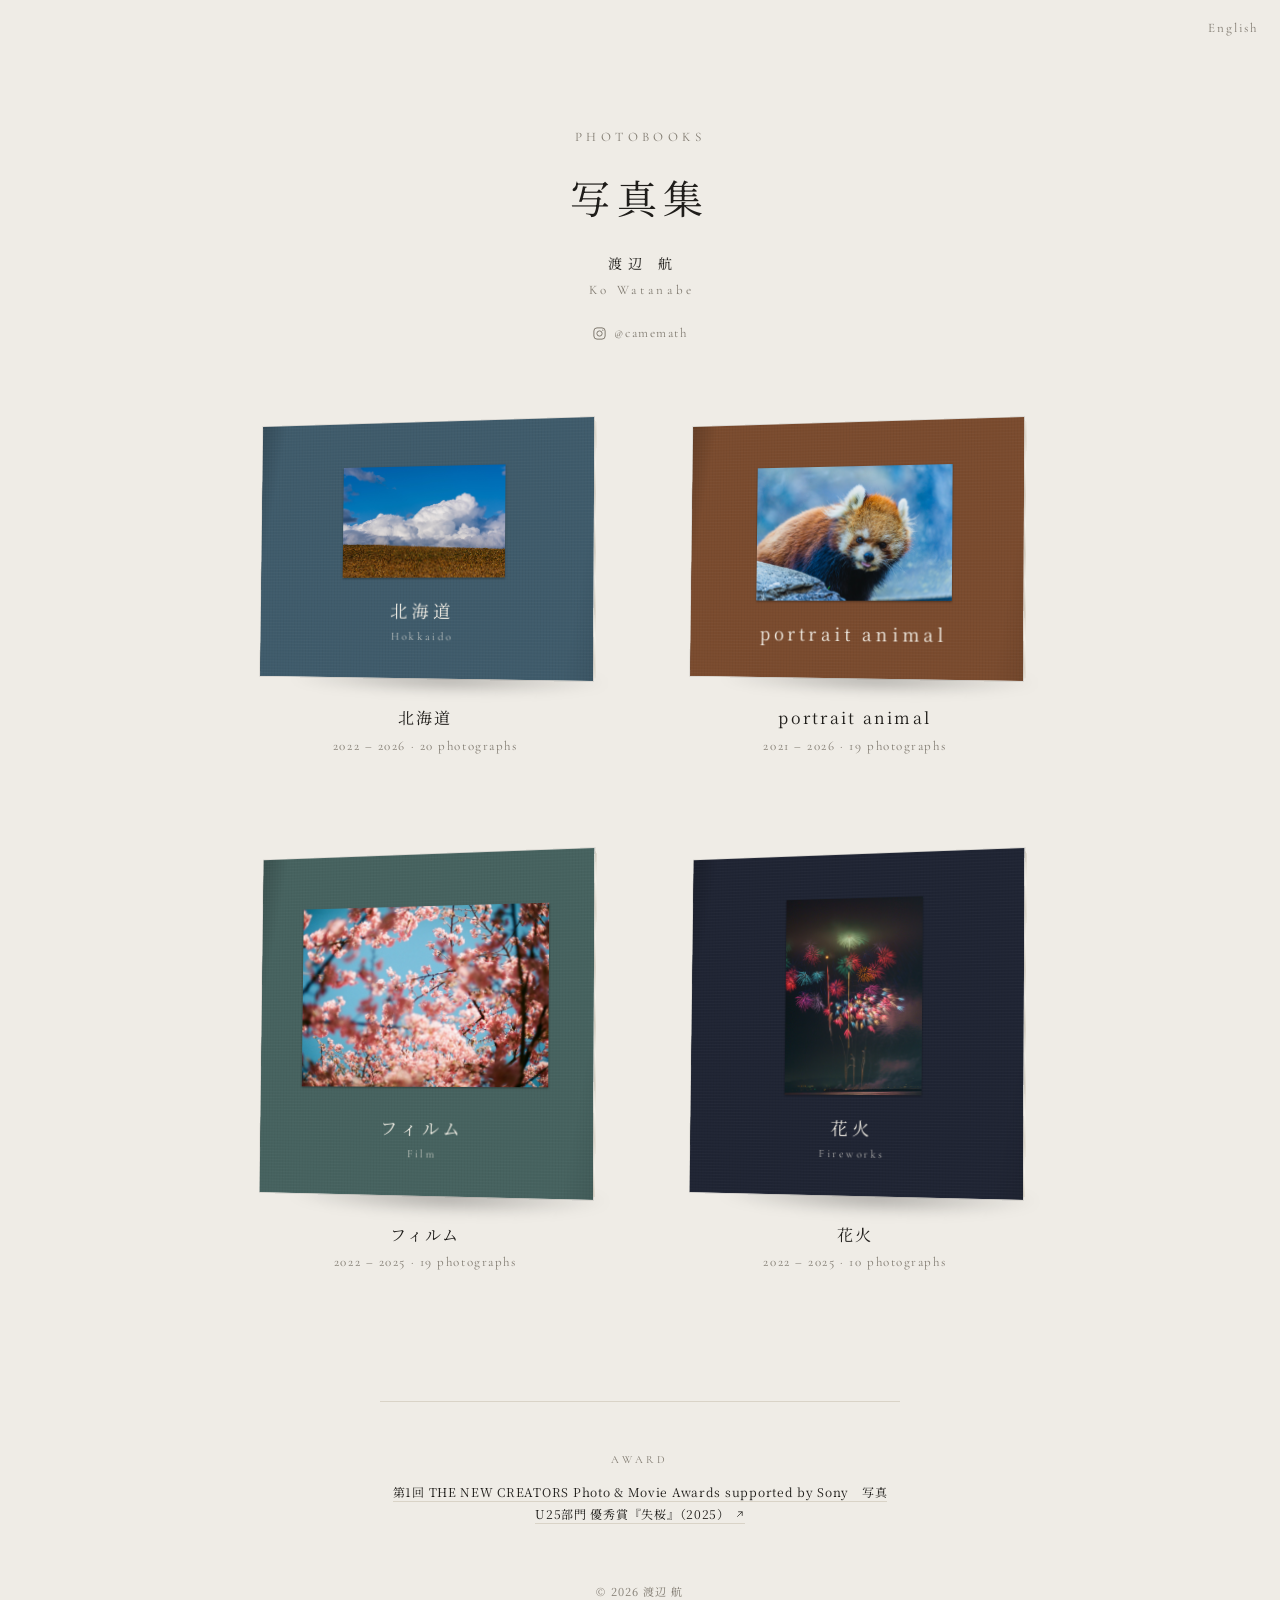
<file: index.html>
<!doctype html>
<html lang="ja">
<head>
<meta charset="utf-8">
<meta name="viewport" content="width=device-width, initial-scale=1, viewport-fit=cover">
<title>写真集｜渡辺 航（Ko Watanabe）</title>
<meta name="description" content="渡辺 航（Ko Watanabe）の写真集。ページをめくって見るWeb写真集です。">
<meta property="og:type" content="website">
<meta property="og:title" content="写真集｜渡辺 航（Ko Watanabe）">
<meta property="og:description" content="渡辺 航（Ko Watanabe）の写真集。ページをめくって見るWeb写真集です。">
<meta property="og:image" content="https://kowatanabe-photo.github.io/og/shelf.jpg">
<meta property="og:image:width" content="1200">
<meta property="og:image:height" content="630">
<meta property="og:locale" content="ja_JP">
<meta name="twitter:card" content="summary_large_image">
<meta property="og:site_name" content="渡辺 航 写真集">
<link rel="canonical" href="https://kowatanabe-photo.github.io/">
<meta property="og:url" content="https://kowatanabe-photo.github.io/">
<link rel="alternate" hreflang="ja" href="https://kowatanabe-photo.github.io/">
<link rel="alternate" hreflang="en" href="https://kowatanabe-photo.github.io/en/">
<link rel="alternate" hreflang="x-default" href="https://kowatanabe-photo.github.io/">
<script type="application/ld+json">{"@context": "https://schema.org", "@type": "Person", "name": "渡辺 航", "alternateName": "Ko Watanabe", "url": "https://kowatanabe-photo.github.io/", "award": "第1回 THE NEW CREATORS Photo & Movie Awards supported by Sony　写真U25部門 優秀賞『失桜』（2025）", "sameAs": ["https://www.instagram.com/camemath/"]}</script>
<link rel="icon" href="data:image/svg+xml,%3Csvg xmlns='http://www.w3.org/2000/svg' viewBox='0 0 32 32'%3E%3Crect x='6' y='4' width='20' height='24' rx='1' fill='%232b2926'/%3E%3Crect x='10' y='8' width='12' height='9' fill='%23e9e4d8'/%3E%3C/svg%3E">
<link rel="preconnect" href="https://fonts.googleapis.com">
<link rel="preconnect" href="https://fonts.gstatic.com" crossorigin>
<link href="https://fonts.googleapis.com/css2?family=Cormorant+Garamond:ital,wght@0,400;0,500;1,400&family=Noto+Serif+JP:wght@400;500&display=swap" rel="stylesheet">
<link rel="stylesheet" href="site.css?v=a0849a62">
</head>
<body class="shelf">
<nav class="shelf-nav"><a class="lang-switch" href="en/" hreflang="en" lang="en">English</a></nav>
<header class="shelf-head">
  <p class="eyebrow">Photobooks</p>
  <h1>写真集</h1>
  
  <p class="shelf-name">渡辺 航</p>
  <p class="shelf-roman">Ko Watanabe</p>
  <p class="shelf-ig"><a href="https://www.instagram.com/camemath/" target="_blank" rel="noopener me"><svg viewBox="0 0 24 24" aria-hidden="true"><rect x="3" y="3" width="18" height="18" rx="5"/><circle cx="12" cy="12" r="4.2"/><circle cx="17.3" cy="6.7" r="1" class="dot"/></svg><span>@camemath</span></a></p>
</header>
<main>
<ul class="shelf-list">
<li class="shelf-item">
  <a class="bk" href="hokkaido/" style="--cloth:#3f5b6b;--cloth-ink:#f3efe6;--k:0.75">
    <span class="bk-obj"><span class="bk-paper"></span><span class="bk-cover"><div class="cv"><div class="cv-photo"><img src="img/b1-03-385fb02757-m.jpg" width="1200" height="800" alt="" draggable="false"></div><div class="cv-text"><p class="cv-title">北海道</p><p class="cv-sub">Hokkaido</p></div></div></span><span class="bk-edge"></span><span class="bk-spine"></span></span>
    <span class="bk-label"><span class="bk-title">北海道</span><span class="bk-meta">2022 – 2026 · 20 photographs</span></span>
  </a>
</li><li class="shelf-item">
  <a class="bk" href="portrait-animal/" style="--cloth:#7a4b2e;--cloth-ink:#f3efe6;--k:0.75">
    <span class="bk-obj"><span class="bk-paper"></span><span class="bk-cover"><div class="cv"><div class="cv-photo"><img src="img/b2-13-05857203ac-m.jpg" width="1200" height="800" alt="" draggable="false"></div><div class="cv-text"><p class="cv-title">portrait animal</p></div></div></span><span class="bk-edge"></span><span class="bk-spine"></span></span>
    <span class="bk-label"><span class="bk-title">portrait animal</span><span class="bk-meta">2021 – 2026 · 19 photographs</span></span>
  </a>
</li><li class="shelf-item">
  <a class="bk" href="film/" style="--cloth:#46625f;--cloth-ink:#f3efe6;--k:1.0">
    <span class="bk-obj"><span class="bk-paper"></span><span class="bk-cover"><div class="cv"><div class="cv-photo"><img src="img/b3-03-c2a8e45933-m.jpg" width="1200" height="857" alt="" draggable="false" loading="lazy"></div><div class="cv-text"><p class="cv-title">フィルム</p><p class="cv-sub">Film</p></div></div></span><span class="bk-edge"></span><span class="bk-spine"></span></span>
    <span class="bk-label"><span class="bk-title">フィルム</span><span class="bk-meta">2022 – 2025 · 19 photographs</span></span>
  </a>
</li><li class="shelf-item">
  <a class="bk" href="fireworks/" style="--cloth:#1f2433;--cloth-ink:#f3efe6;--k:1.0">
    <span class="bk-obj"><span class="bk-paper"></span><span class="bk-cover"><div class="cv"><div class="cv-photo"><img src="img/b4-01-b03180efe2-m.jpg" width="857" height="1200" alt="" draggable="false" loading="lazy"></div><div class="cv-text"><p class="cv-title">花火</p><p class="cv-sub">Fireworks</p></div></div></span><span class="bk-edge"></span><span class="bk-spine"></span></span>
    <span class="bk-label"><span class="bk-title">花火</span><span class="bk-meta">2022 – 2025 · 10 photographs</span></span>
  </a>
</li>
</ul>
</main>
<footer class="shelf-foot"><div class="shelf-award"><p class="eyebrow">Award</p><p><a href="https://www.sony.jp/camera/the_new_creators/winners01/" target="_blank" rel="noopener">第1回 THE NEW CREATORS Photo &amp; Movie Awards supported by Sony　写真U25部門 優秀賞『失桜』（2025）<svg viewBox="0 0 24 24" aria-hidden="true"><path d="M9 6h9v9M18 6L7 17"/></svg></a></p></div><p class="shelf-copy">© 2026 渡辺 航</p></footer>
<script src="shelf.js?v=a0849a62"></script>
</body>
</html>
</file>
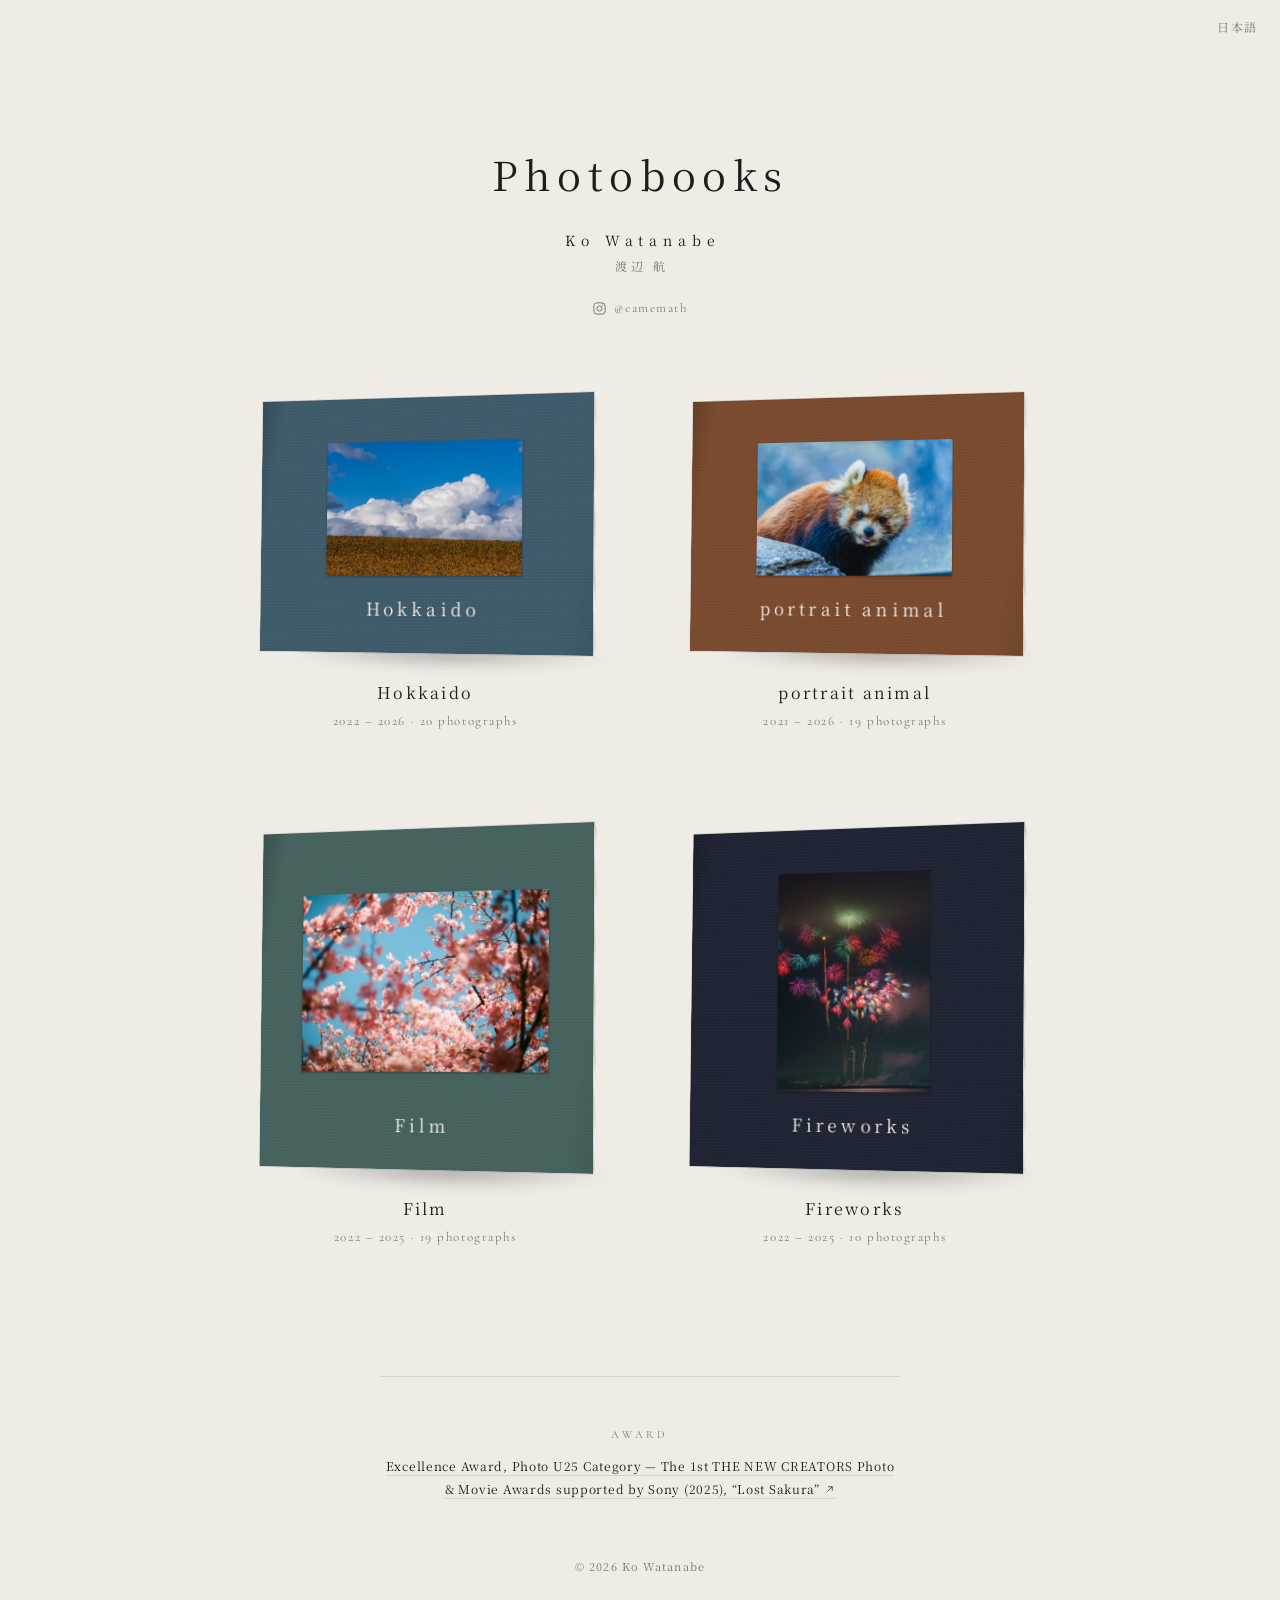
<file: en/index.html>
<!doctype html>
<html lang="en">
<head>
<meta charset="utf-8">
<meta name="viewport" content="width=device-width, initial-scale=1, viewport-fit=cover">
<title>Ko Watanabe (渡辺 航) — Photobooks</title>
<meta name="description" content="Photobooks by Ko Watanabe (渡辺 航), made to be paged through like a real book.">
<meta property="og:type" content="website">
<meta property="og:title" content="Ko Watanabe (渡辺 航) — Photobooks">
<meta property="og:description" content="Photobooks by Ko Watanabe (渡辺 航), made to be paged through like a real book.">
<meta property="og:image" content="https://kowatanabe-photo.github.io/og/shelf.jpg">
<meta property="og:image:width" content="1200">
<meta property="og:image:height" content="630">
<meta property="og:locale" content="en_US">
<meta name="twitter:card" content="summary_large_image">
<meta property="og:site_name" content="Ko Watanabe Photobooks">
<link rel="canonical" href="https://kowatanabe-photo.github.io/en/">
<meta property="og:url" content="https://kowatanabe-photo.github.io/en/">
<link rel="alternate" hreflang="ja" href="https://kowatanabe-photo.github.io/">
<link rel="alternate" hreflang="en" href="https://kowatanabe-photo.github.io/en/">
<link rel="alternate" hreflang="x-default" href="https://kowatanabe-photo.github.io/">
<script type="application/ld+json">{"@context": "https://schema.org", "@type": "Person", "name": "Ko Watanabe", "alternateName": "渡辺 航", "url": "https://kowatanabe-photo.github.io/en/", "award": "Excellence Award, Photo U25 Category — The 1st THE NEW CREATORS Photo & Movie Awards supported by Sony (2025), “Lost Sakura”", "sameAs": ["https://www.instagram.com/camemath/"]}</script>
<link rel="icon" href="data:image/svg+xml,%3Csvg xmlns='http://www.w3.org/2000/svg' viewBox='0 0 32 32'%3E%3Crect x='6' y='4' width='20' height='24' rx='1' fill='%232b2926'/%3E%3Crect x='10' y='8' width='12' height='9' fill='%23e9e4d8'/%3E%3C/svg%3E">
<link rel="preconnect" href="https://fonts.googleapis.com">
<link rel="preconnect" href="https://fonts.gstatic.com" crossorigin>
<link href="https://fonts.googleapis.com/css2?family=Cormorant+Garamond:ital,wght@0,400;0,500;1,400&family=Noto+Serif+JP:wght@400;500&display=swap" rel="stylesheet">
<link rel="stylesheet" href="../site.css?v=a0849a62">
</head>
<body class="shelf">
<nav class="shelf-nav"><a class="lang-switch" href="../" hreflang="ja" lang="ja">日本語</a></nav>
<header class="shelf-head">
  
  <h1>Photobooks</h1>
  
  <p class="shelf-name">Ko Watanabe</p>
  <p class="shelf-roman shelf-roman-ja">渡辺 航</p>
  <p class="shelf-ig"><a href="https://www.instagram.com/camemath/" target="_blank" rel="noopener me"><svg viewBox="0 0 24 24" aria-hidden="true"><rect x="3" y="3" width="18" height="18" rx="5"/><circle cx="12" cy="12" r="4.2"/><circle cx="17.3" cy="6.7" r="1" class="dot"/></svg><span>@camemath</span></a></p>
</header>
<main>
<ul class="shelf-list">
<li class="shelf-item">
  <a class="bk" href="hokkaido/" style="--cloth:#3f5b6b;--cloth-ink:#f3efe6;--k:0.75">
    <span class="bk-obj"><span class="bk-paper"></span><span class="bk-cover"><div class="cv"><div class="cv-photo"><img src="../img/b1-03-385fb02757-m.jpg" width="1200" height="800" alt="" draggable="false"></div><div class="cv-text"><p class="cv-title">Hokkaido</p></div></div></span><span class="bk-edge"></span><span class="bk-spine"></span></span>
    <span class="bk-label"><span class="bk-title">Hokkaido</span><span class="bk-meta">2022 – 2026 · 20 photographs</span></span>
  </a>
</li><li class="shelf-item">
  <a class="bk" href="portrait-animal/" style="--cloth:#7a4b2e;--cloth-ink:#f3efe6;--k:0.75">
    <span class="bk-obj"><span class="bk-paper"></span><span class="bk-cover"><div class="cv"><div class="cv-photo"><img src="../img/b2-13-05857203ac-m.jpg" width="1200" height="800" alt="" draggable="false"></div><div class="cv-text"><p class="cv-title">portrait animal</p></div></div></span><span class="bk-edge"></span><span class="bk-spine"></span></span>
    <span class="bk-label"><span class="bk-title">portrait animal</span><span class="bk-meta">2021 – 2026 · 19 photographs</span></span>
  </a>
</li><li class="shelf-item">
  <a class="bk" href="film/" style="--cloth:#46625f;--cloth-ink:#f3efe6;--k:1.0">
    <span class="bk-obj"><span class="bk-paper"></span><span class="bk-cover"><div class="cv"><div class="cv-photo"><img src="../img/b3-03-c2a8e45933-m.jpg" width="1200" height="857" alt="" draggable="false" loading="lazy"></div><div class="cv-text"><p class="cv-title">Film</p></div></div></span><span class="bk-edge"></span><span class="bk-spine"></span></span>
    <span class="bk-label"><span class="bk-title">Film</span><span class="bk-meta">2022 – 2025 · 19 photographs</span></span>
  </a>
</li><li class="shelf-item">
  <a class="bk" href="fireworks/" style="--cloth:#1f2433;--cloth-ink:#f3efe6;--k:1.0">
    <span class="bk-obj"><span class="bk-paper"></span><span class="bk-cover"><div class="cv"><div class="cv-photo"><img src="../img/b4-01-b03180efe2-m.jpg" width="857" height="1200" alt="" draggable="false" loading="lazy"></div><div class="cv-text"><p class="cv-title">Fireworks</p></div></div></span><span class="bk-edge"></span><span class="bk-spine"></span></span>
    <span class="bk-label"><span class="bk-title">Fireworks</span><span class="bk-meta">2022 – 2025 · 10 photographs</span></span>
  </a>
</li>
</ul>
</main>
<footer class="shelf-foot"><div class="shelf-award"><p class="eyebrow">Award</p><p><a href="https://www.sony.jp/camera/the_new_creators/winners01/" target="_blank" rel="noopener">Excellence Award, Photo U25 Category — The 1st THE NEW CREATORS Photo &amp; Movie Awards supported by Sony (2025), “Lost Sakura”<svg viewBox="0 0 24 24" aria-hidden="true"><path d="M9 6h9v9M18 6L7 17"/></svg></a></p></div><p class="shelf-copy">© 2026 Ko Watanabe</p></footer>
<script src="../shelf.js?v=a0849a62"></script>
</body>
</html>
</file>
<file: site.css>
:root {
  --wall: #efece6;
  --ink: #1f1d1a;
  --muted: #7f796f;
  --rule: #d9d3c7;
  --paper: #fbf9f4;
  --paper-ink: #2a2724;
  --paper-muted: #8d877c;
  --serif: "Noto Serif JP", "Hiragino Mincho ProN", "Yu Mincho", serif;
  --latin: "Cormorant Garamond", "Times New Roman", serif;
  color-scheme: light dark;
}
@media (prefers-color-scheme: dark) {
  :root {
    --wall: #161514;
    --ink: #e8e4db;
    --muted: #8e887d;
    --rule: #2e2b28;
    --paper: #f3f0e8;
  }
}

* { box-sizing: border-box; }
html { -webkit-text-size-adjust: 100%; }
body {
  margin: 0;
  background: var(--wall);
  color: var(--ink);
  font-family: var(--serif);
  font-size: 15px;
  line-height: 1.8;
  letter-spacing: 0.04em;
  -webkit-font-smoothing: antialiased;
}
img { display: block; max-width: 100%; -webkit-user-select: none; user-select: none; -webkit-touch-callout: none; }
a { color: inherit; text-decoration: none; }
p, h1 { margin: 0; font-weight: 400; }
button { font: inherit; color: inherit; }

.eyebrow {
  font-family: var(--latin);
  font-size: 13px;
  letter-spacing: 0.34em;
  text-transform: uppercase;
  color: var(--muted);
}

/* ---------- 表紙（本棚・本の中で共通） ---------- */
.cv {
  position: absolute; inset: 0;
  background: var(--cloth);
  color: var(--cloth-ink);
  display: grid; grid-template-rows: 1fr auto;
  padding: 13% 13% 9%;
}
.cv::before { /* 布の質感 */
  content: ""; position: absolute; inset: 0; pointer-events: none;
  background:
    repeating-linear-gradient(0deg, rgba(255,255,255,.025) 0 1px, transparent 1px 3px),
    repeating-linear-gradient(90deg, rgba(0,0,0,.035) 0 1px, transparent 1px 3px),
    linear-gradient(100deg, rgba(0,0,0,.18), transparent 7%, transparent 92%, rgba(0,0,0,.08));
}
.cv-photo { min-height: 0; display: flex; align-items: center; justify-content: center; position: relative; }
.cv-photo img { max-width: 100%; max-height: 100%; width: auto; height: auto; box-shadow: 0 1px 2px rgba(0,0,0,.35); }
.cv-text { text-align: center; padding-top: 8%; position: relative; }
.cv-title { font-size: 1.25em; letter-spacing: 0.24em; line-height: 1.5; }
.cv-sub { font-family: var(--latin); font-size: .8em; letter-spacing: 0.22em; opacity: .7; margin-top: .3em; }

/* ---------- 本棚 ---------- */
.shelf-head {
  text-align: center;
  padding: clamp(64px, 14vh, 140px) 16px clamp(40px, 8vh, 80px);
}
.shelf-head h1 { font-size: clamp(26px, 4vw, 40px); letter-spacing: 0.16em; margin-top: 12px; }
.shelf-sub { color: var(--muted); margin-top: 10px; font-size: 14px; }

.shelf-list {
  list-style: none; margin: 0 auto; padding: 0 clamp(16px, 5vw, 64px) clamp(80px, 14vh, 140px);
  max-width: 1240px;
  display: flex; flex-wrap: wrap; justify-content: center; align-items: flex-end;
  gap: clamp(56px, 8vw, 96px) clamp(28px, 4vw, 56px);
}
.shelf-item { display: flex; justify-content: center; align-items: flex-end; flex: 1 1 230px; max-width: 300px; min-width: min(230px, 100%); }
.bk { display: block; width: min(100%, 300px); perspective: 1400px; outline: none; }
/* パソコン・タブレットでは横に2冊ずつ */
@media (min-width: 700px) {
  .shelf-list { display: grid; grid-template-columns: repeat(2, minmax(0, 340px)); justify-content: center; column-gap: clamp(56px, 7vw, 120px); }
  .shelf-item { max-width: none; min-width: 0; }
  .bk { width: min(100%, 340px); }
}
.bk-obj {
  position: relative; display: block;
  width: 100%; aspect-ratio: 1 / var(--k);
  transform-style: preserve-3d;
  transform: rotateY(-14deg) rotateX(2deg);
  transition: transform .7s cubic-bezier(.2,.7,.2,1);
  font-size: clamp(11px, 1.15vw, 14px);
}
.bk-cover {
  position: absolute; inset: 0; display: block;
  transform-style: preserve-3d;
  transform-origin: left center;
  transform: translateZ(9px);
  transition: transform .9s cubic-bezier(.3,.6,.2,1);
  box-shadow: 0 0 0 1px rgba(0,0,0,.08);
  z-index: 2;
}
.bk-cover > .cv { backface-visibility: hidden; }
.bk-cover::after { /* 表紙の裏（見返し） */
  content: ""; position: absolute; inset: 0;
  transform: rotateY(180deg); backface-visibility: hidden;
  background: color-mix(in srgb, var(--cloth) 82%, #fff);
}
.bk-paper { /* 表紙をあけると見える最初のページ */
  position: absolute; inset: 1px 2px 1px 0; display: block;
  background: linear-gradient(to right, rgba(0,0,0,.12), transparent 10%), var(--paper);
  transform: translateZ(8px);
}
.bk-edge { /* 小口（紙の重なり） */
  position: absolute; top: 2px; bottom: 2px; right: 0; width: 18px;
  transform-origin: right center;
  transform: rotateY(90deg) translateX(9px);
  background: repeating-linear-gradient(90deg, #f4f1ea 0 1px, #dcd6ca 1px 2px);
}
.bk-spine {
  position: absolute; top: 0; bottom: 0; left: 0; width: 18px;
  transform-origin: left center;
  transform: rotateY(-90deg) translateX(-9px);
  background: var(--cloth); filter: brightness(.75);
}
.bk-obj::after { /* 床の影 */
  content: ""; position: absolute; left: 6%; right: -4%; bottom: -6%; height: 10%;
  background: radial-gradient(closest-side, rgba(0,0,0,.28), transparent);
  transform: translateZ(-20px); filter: blur(6px);
  transition: opacity .7s; z-index: -1;
}
.bk:hover .bk-obj, .bk:focus-visible .bk-obj { transform: rotateY(-26deg) rotateX(4deg) translateY(-8px); }
.bk:hover .bk-cover, .bk:focus-visible .bk-cover { transform: translateZ(9px) rotateY(-10deg); }
.bk.is-opening .bk-obj { transform: rotateY(0) translateY(-6px) scale(1.04); }
.bk.is-opening .bk-cover { transform: translateZ(9px) rotateY(-160deg); }
/* 写真集から戻ってきた本：上から降りてきて、表紙が閉じる */
.bk.is-returning .bk-obj { animation: bk-return 1.25s cubic-bezier(.2,.7,.2,1) both; }
.bk.is-returning .bk-cover { animation: bk-close 1.25s cubic-bezier(.4,0,.2,1) both; }
.bk.is-returning .bk-label { animation: bk-label 1.25s ease both; }
@keyframes bk-return {
  0% { transform: rotateY(0) translateY(-36px) scale(1.16); opacity: 0; }
  25% { opacity: 1; }
  100% { transform: rotateY(-14deg) rotateX(2deg); opacity: 1; }
}
@keyframes bk-close {
  0%, 20% { transform: translateZ(9px) rotateY(-150deg); }
  100% { transform: translateZ(9px) rotateY(0); }
}
@keyframes bk-label { 0%, 55% { opacity: 0; } 100% { opacity: 1; } }
.bk-label { display: block; text-align: center; margin-top: 26px; }
.bk-title { display: block; font-size: 16px; letter-spacing: 0.14em; }
.bk-meta { display: block; font-family: var(--latin); font-size: 13px; color: var(--muted); letter-spacing: 0.12em; margin-top: 2px; }
.bk:focus-visible .bk-title { text-decoration: underline; text-underline-offset: 6px; }
.shelf-name { margin-top: 18px; font-size: 14px; letter-spacing: 0.42em; padding-left: .42em; }
.shelf-roman-ja { font-family: var(--serif) !important; letter-spacing: .3em !important; font-size: 12px !important; }
/* 言語の切り替え */
.lang-switch {
  font-family: var(--latin); font-size: 13px; letter-spacing: .14em; color: var(--muted);
  padding: 8px 10px; transition: color .2s; white-space: nowrap;
}
.lang-switch:lang(ja) { font-family: var(--serif); font-size: 12px; }
.lang-switch:hover, .lang-switch:focus-visible { color: var(--ink); outline: none; text-decoration: underline; text-underline-offset: 5px; }
.shelf-nav { position: absolute; top: max(12px, env(safe-area-inset-top)); right: max(12px, env(safe-area-inset-right)); }
.v-right { justify-self: end; display: flex; align-items: center; }
.shelf-roman { font-family: var(--latin); font-size: 13px; letter-spacing: .28em; color: var(--muted); margin-top: 2px; padding-left: .28em; }
.shelf-foot { text-align: center; color: var(--muted); font-size: 11px; padding: 0 16px 40px; letter-spacing: .1em; }
.shelf-award {
  max-width: 520px; margin: 0 auto 56px; padding-top: 48px;
  border-top: 1px solid var(--rule); line-height: 1.9;
}
.shelf-award .eyebrow { font-size: 11px; margin-bottom: 10px; }
.shelf-award p:not(.eyebrow) { color: var(--ink); font-size: 12px; letter-spacing: .06em; }
.shelf-award a { border-bottom: 1px solid var(--rule); padding-bottom: 1px; transition: border-color .2s; }
.shelf-award a:hover, .shelf-award a:focus-visible { border-color: var(--ink); outline: none; }
.shelf-award svg { width: 11px; height: 11px; margin-left: 4px; vertical-align: -1px; fill: none; stroke: currentColor; stroke-width: 1.6; }
.shelf.is-leaving main, .shelf.is-leaving .shelf-head { transition: opacity .5s .25s; opacity: 0; }

/* ---------- 本を読む画面 ---------- */
.viewer {
  height: 100svh; overflow: hidden;
  display: grid; grid-template-rows: auto 1fr auto;
  background:
    radial-gradient(120% 90% at 50% 45%, rgba(255,255,255,.35), transparent 70%),
    var(--wall);
  overscroll-behavior: none;
}
@media (prefers-color-scheme: dark) {
  .viewer { background: radial-gradient(120% 90% at 50% 45%, rgba(255,255,255,.05), transparent 70%), var(--wall); }
}
.v-top {
  display: grid; grid-template-columns: 1fr auto 1fr; align-items: center;
  height: 56px; padding: 0 max(8px, env(safe-area-inset-left));
}
.v-back { display: inline-flex; align-items: center; gap: 2px; font-size: 13px; color: var(--muted); padding: 10px 12px; letter-spacing: .12em; justify-self: start; transition: color .2s; }
.v-back:hover { color: var(--ink); }
.v-back svg, .v-icon svg { width: 20px; height: 20px; fill: none; stroke: currentColor; stroke-width: 1.3; }
.v-title { font-size: 13px; letter-spacing: 0.24em; color: var(--muted); white-space: nowrap; overflow: hidden; text-overflow: ellipsis; max-width: 50vw; }
.v-icon {
  all: unset; cursor: pointer; width: 44px; height: 44px; display: grid; place-items: center;
  color: var(--muted); transition: color .2s, opacity .2s; border-radius: 50%;
}
.v-icon:hover { color: var(--ink); }
.v-icon:focus-visible { outline: 1px solid var(--muted); }
.v-icon:disabled { opacity: .25; cursor: default; }
.v-full { justify-self: end; }
.shelf { position: relative; }

.v-stage { position: relative; display: grid; place-items: center; min-height: 0; }
.v-wrap {
  position: relative;
  transform: translateX(var(--shift, 0px));
  transition: transform .8s cubic-bezier(.3,.6,.2,1), opacity .8s ease;
  opacity: 0;
}
/* 本棚へ戻るとき：本が小さく遠ざかって消える */
.is-leaving .v-wrap {
  transform: translateX(var(--shift, 0px)) translateY(4%) scale(.58);
  opacity: 0;
  transition: transform .95s cubic-bezier(.5,0,.2,1), opacity .7s .25s ease;
}
.v-top, .v-ctrl { transition: opacity .6s ease; }
.is-leaving .v-top, .is-leaving .v-ctrl { opacity: 0; }
.v-end {
  position: fixed; left: 50%; bottom: 62px; translate: -50% 8px;
  display: flex; align-items: center; gap: 14px;
  font-size: 12px; color: var(--muted); letter-spacing: .1em; white-space: nowrap;
  opacity: 0; pointer-events: none; transition: opacity .5s, translate .5s;
}
.v-end.is-show { opacity: 1; translate: -50% 0; pointer-events: auto; }
.v-stay {
  all: unset; cursor: pointer; padding: 6px 12px; border: 1px solid var(--rule); border-radius: 999px;
  color: var(--ink); font-size: 11px; letter-spacing: .12em; transition: border-color .2s;
}
.v-stay:hover, .v-stay:focus-visible { border-color: var(--muted); }
.v-wrap.is-ready { opacity: 1; }

.v-ctrl {
  display: flex; align-items: center; justify-content: center; gap: 18px;
  height: 64px; padding-bottom: env(safe-area-inset-bottom);
}
.v-pos { display: flex; flex-direction: column; align-items: center; gap: 6px; width: 140px; }
.v-bar { display: block; width: 100%; height: 1px; background: var(--rule); position: relative; }
.v-bar span { position: absolute; left: 0; top: 0; bottom: 0; background: var(--muted); width: 0; transition: width .6s ease; }
.v-num { font-family: var(--latin); font-size: 13px; color: var(--muted); letter-spacing: .14em; }
.v-hint {
  position: fixed; left: 50%; bottom: 66px; translate: -50% 0;
  font-size: 12px; color: var(--muted); letter-spacing: .08em; white-space: nowrap;
  transition: opacity .8s; pointer-events: none;
}
.v-hint.is-hidden { opacity: 0; }
.v-noscript { display: grid; gap: 24px; padding: 24px; overflow: auto; }

/* ---------- ページ ---------- */
.page { background: var(--paper); color: var(--paper-ink); overflow: hidden; }
.pg-in { position: absolute; inset: 0; font-size: var(--fs, 14px); }
.is-left .pg-in::after, .is-right .pg-in::after { /* のど（綴じ目）の陰影 */
  content: ""; position: absolute; top: 0; bottom: 0; width: 12%; pointer-events: none;
}
.is-left .pg-in::after { right: 0; background: linear-gradient(to left, rgba(0,0,0,.13), rgba(0,0,0,.03) 35%, transparent); }
.is-right .pg-in::after { left: 0; background: linear-gradient(to right, rgba(0,0,0,.13), rgba(0,0,0,.03) 35%, transparent); }
.page.--hard { background: var(--cloth); }

.pg-end { position: absolute; inset: 0; background: color-mix(in srgb, var(--cloth) 82%, #fff); }
.pg-end::before {
  content: ""; position: absolute; inset: 0;
  background: repeating-linear-gradient(45deg, rgba(255,255,255,.04) 0 2px, transparent 2px 6px);
}

.tp, .colo {
  position: absolute; inset: 0; display: flex; flex-direction: column;
  align-items: center; justify-content: center; text-align: center; padding: 12%;
}
.tp-title { font-size: 1.7em; letter-spacing: 0.26em; line-height: 1.5; }
.tp-sub { font-family: var(--latin); font-size: 1em; letter-spacing: .24em; color: var(--paper-muted); margin-top: .6em; }
.tp-rule { width: 2.2em; height: 1px; background: var(--paper-muted); opacity: .5; margin: 2.2em 0 0; }
.colo { justify-content: flex-end; padding-bottom: 16%; font-size: .78em; color: var(--paper-muted); line-height: 2; }
.colo-title { color: var(--paper-ink); font-size: 1.15em; letter-spacing: .2em; margin-bottom: .6em; }

.ph-page {
  position: absolute; inset: 0;
  display: grid; grid-template-rows: 1fr auto;
  padding: 11% 11% 5%;
}
.ph-box { min-height: 0; display: flex; align-items: center; justify-content: center; }
.ph-box img { max-width: 100%; max-height: 100%; width: auto; height: auto; }
.ph-cap {
  display: flex; gap: 1.2em; justify-content: center; flex-wrap: wrap;
  font-size: .72em; line-height: 1.5; color: var(--paper-muted); min-height: 3.6em; padding-top: 1.1em;
}
.ph-cap .t { color: var(--paper-ink); }
.ph-note { width: 100%; text-align: center; font-size: .95em; }
.folio {
  position: absolute; bottom: 4.2%; font-family: var(--latin); font-size: .72em; color: var(--paper-muted);
}
.is-left .folio { left: 7%; }
.is-right .folio, .single .folio { right: 7%; }

.sp-img { position: absolute; max-width: none; }
.sp-cap { position: absolute; left: 0; right: 0; bottom: 5.5%; text-align: center; font-size: .72em; color: var(--paper-muted); }
.sp-cap .t { color: var(--paper-ink); margin-right: 1.2em; }

/* 本の影 */
.v-wrap::before {
  content: ""; position: absolute; left: var(--sh-l, 0); right: var(--sh-r, 0); bottom: -3%; height: 6%;
  background: radial-gradient(closest-side, rgba(0,0,0,.3), transparent);
  filter: blur(8px); transition: left .8s, right .8s; z-index: -1;
}

/* スマホ（1ページずつ）では写真を大きく */
.single .ph-page { padding: 12% 6% 4%; }
.single .big .ph-page { padding: 12% 0 4%; }
.single .big .ph-cap { padding-inline: 6%; }

@media (max-width: 760px) {
  .v-hint { bottom: 62px; }
  .v-title { max-width: 46vw; }
}
@media (prefers-reduced-motion: reduce) {
  .bk-obj, .bk-cover, .v-wrap { transition: none !important; }
}

/* 本棚の Instagram リンク */
.shelf-ig { margin-top: 14px; font-family: var(--latin); font-size: 13px; letter-spacing: .12em; }
.shelf-ig a { display: inline-flex; align-items: center; gap: 7px; color: var(--muted); padding: 6px 10px; border-radius: 999px; transition: color .2s; }
.shelf-ig a:hover, .shelf-ig a:focus-visible { color: var(--ink); outline: none; }
.shelf-ig svg { width: 15px; height: 15px; fill: none; stroke: currentColor; stroke-width: 1.6; }
.shelf-ig svg .dot { fill: currentColor; stroke: none; }

/* 見つからないページ */
.nf-main { min-height: 100vh; min-height: 100svh; display: flex; flex-direction: column; align-items: center; justify-content: center; text-align: center; padding: 48px 16px; }
.nf-main h1 { font-size: clamp(22px, 4vw, 30px); letter-spacing: .14em; margin-top: 14px; }
.nf-en { font-family: var(--latin); color: var(--muted); letter-spacing: .14em; margin-top: 4px; }
.nf-text { color: var(--muted); font-size: 14px; margin-top: 28px; line-height: 2; }
.nf-links { display: flex; gap: 28px; margin-top: 32px; font-size: 14px; }
.nf-links a { border-bottom: 1px solid var(--rule); padding-bottom: 2px; transition: border-color .2s; }
.nf-links a:hover, .nf-links a:focus-visible { border-color: var(--ink); outline: none; }
.nf-links a[lang="en"] { font-family: var(--latin); letter-spacing: .1em; font-size: 15px; }

/* 高さの低い画面（スマホの横向きなど）：上下を詰めて本を大きく */
@media (max-height: 500px) {
  .v-top { height: 40px; }
  .v-ctrl { height: 44px; gap: 10px; }
  .v-icon { width: 38px; height: 38px; }
  .v-pos { width: 120px; gap: 4px; }
  .v-hint { display: none; }
  .v-end { bottom: 46px; }
}
</file>
